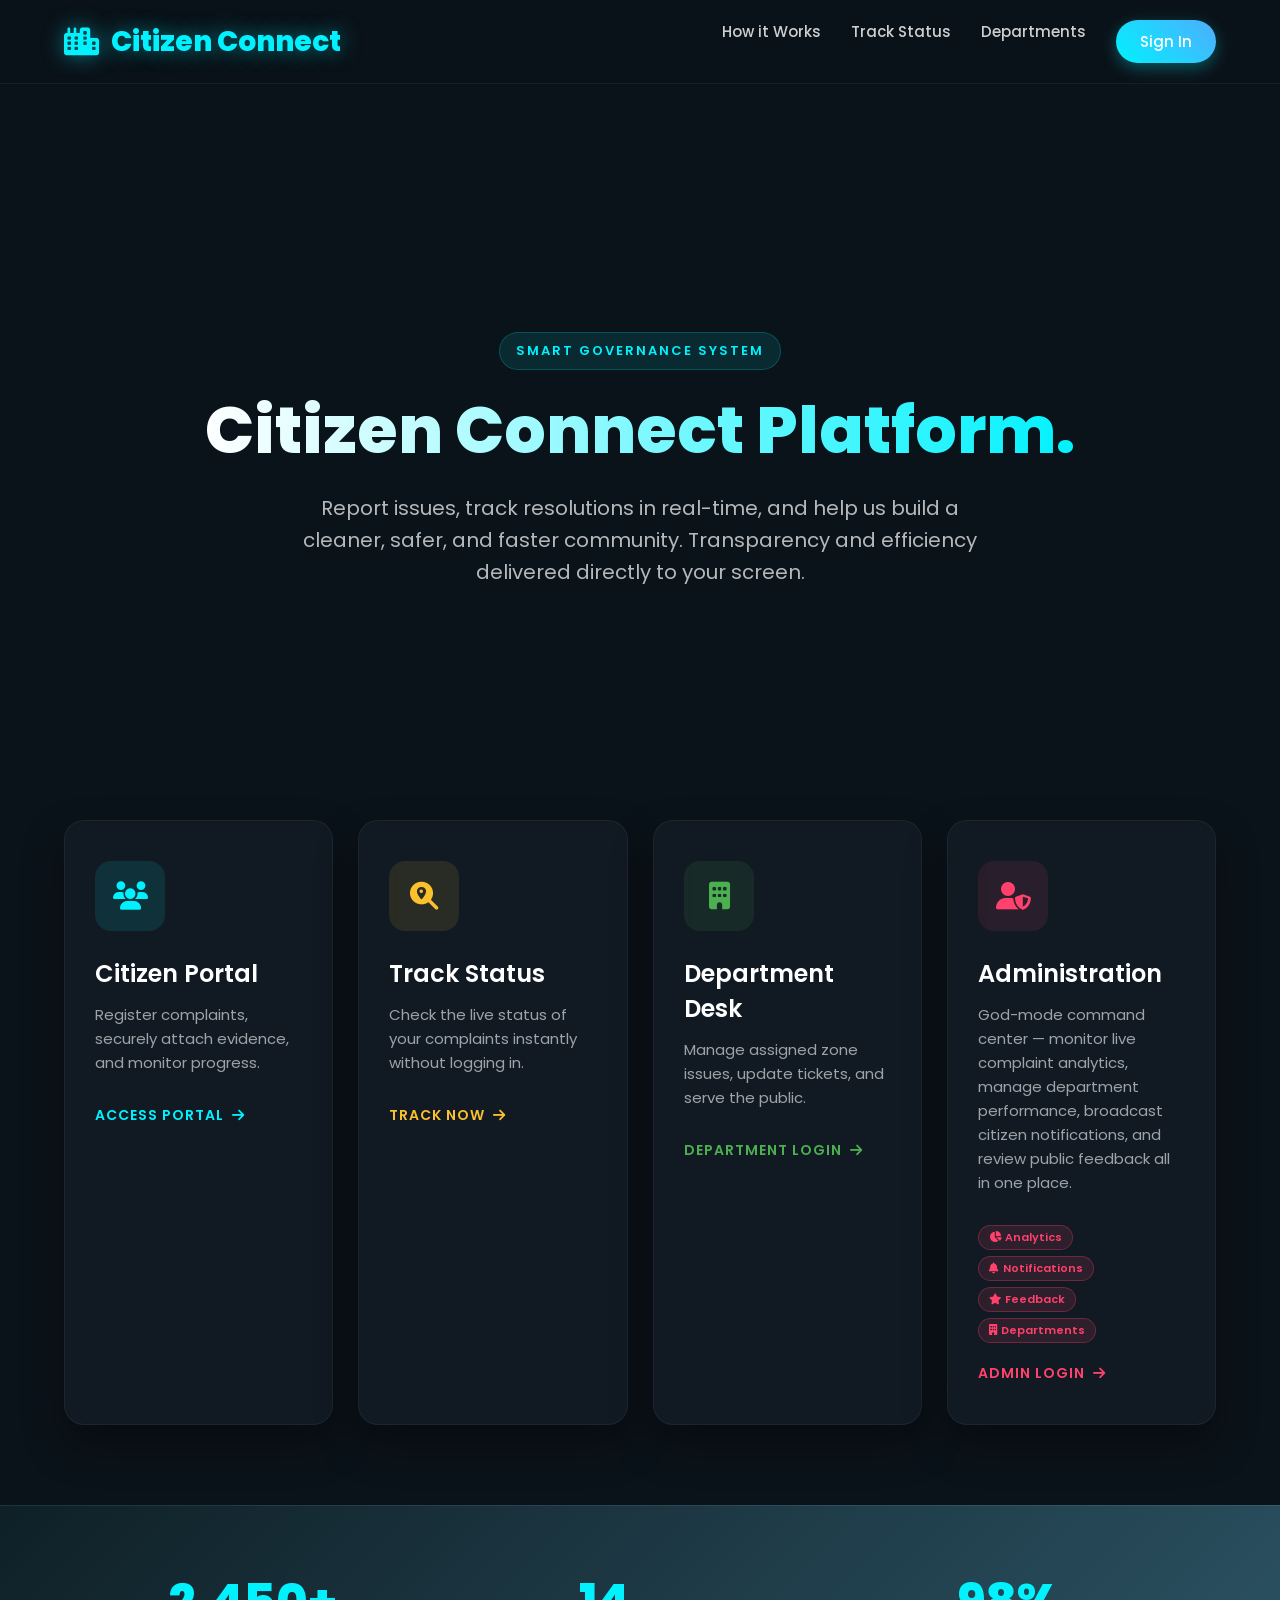
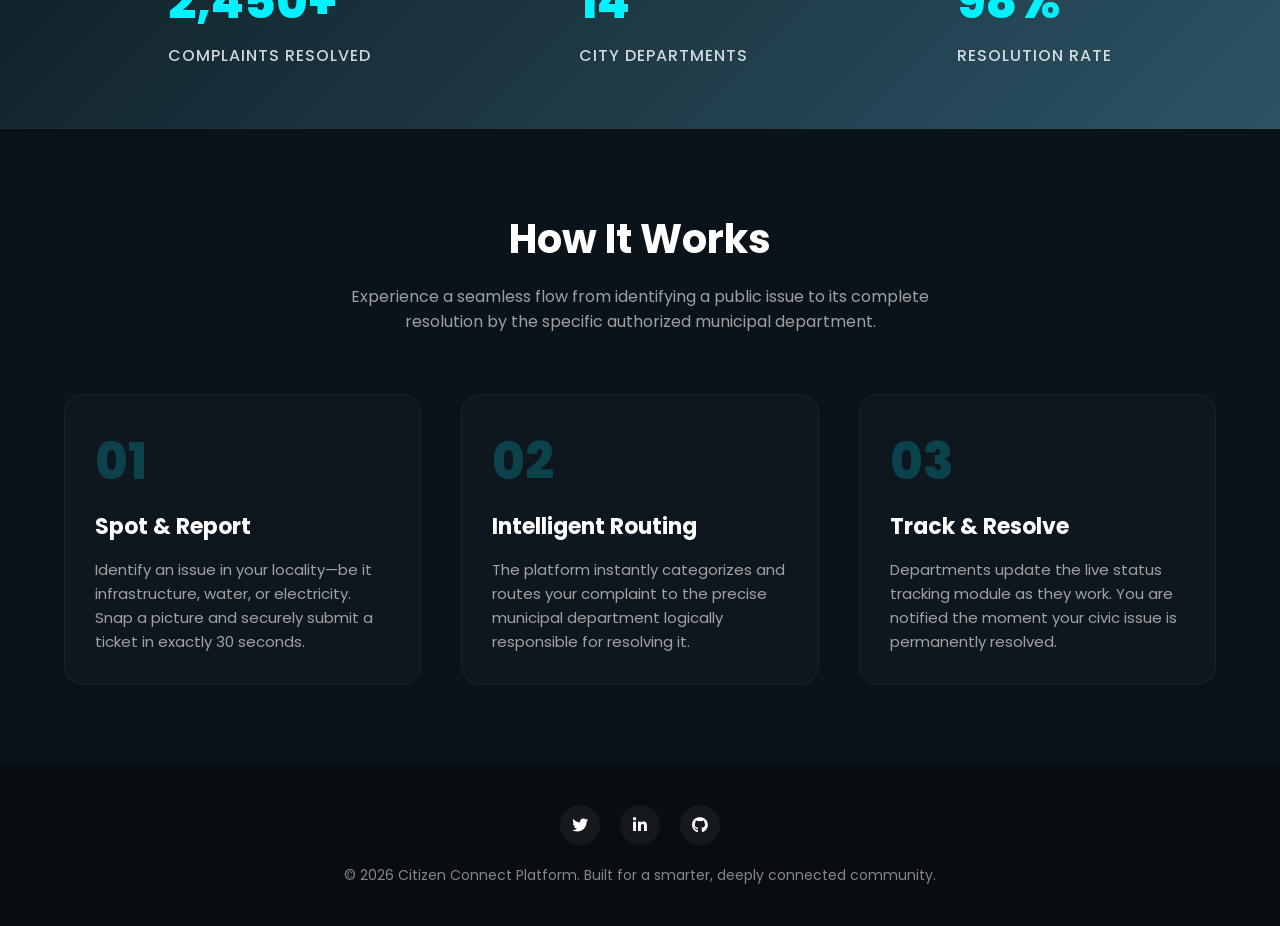
<file: index.html>
<!DOCTYPE html>
<html lang="en">
<head>
    <meta charset="UTF-8">
    <meta name="viewport" content="width=device-width, initial-scale=1.0">
    <title>Citizen Connect Platform</title>

    <!-- Google Fonts -->
    <link href="https://fonts.googleapis.com/css2?family=Poppins:wght@300;400;500;600;700;800&display=swap" rel="stylesheet">
    
    <!-- Icons -->
    <link rel="stylesheet" href="https://cdnjs.cloudflare.com/ajax/libs/font-awesome/6.5.0/css/all.min.css">

    <style>
        /* Base Reset */
        * {
            margin: 0;
            padding: 0;
            box-sizing: border-box;
            font-family: 'Poppins', sans-serif;
            scroll-behavior: smooth;
        }

        body {
            background-color: #0b131a;
            color: white;
            overflow-x: hidden;
        }

        /* Nav */
        nav {
            position: fixed;
            top: 0; width: 100%;
            display: flex;
            justify-content: space-between;
            align-items: center;
            padding: 20px 5% ;
            background: rgba(11, 19, 26, 0.85);
            backdrop-filter: blur(15px);
            border-bottom: 1px solid rgba(255, 255, 255, 0.05);
            z-index: 1000;
            transition: 0.3s;
        }
        
        .brand {
            font-size: 28px;
            font-weight: 800;
            color: #00f2fe;
            display: flex;
            align-items: center;
            gap: 12px;
            text-shadow: 0 0 20px rgba(0, 242, 254, 0.5);
            text-decoration: none;
        }

        .nav-links {
            display: flex;
            gap: 30px;
        }
        
        .nav-links a {
            color: rgba(255, 255, 255, 0.8);
            text-decoration: none;
            font-size: 15px;
            font-weight: 500;
            transition: 0.3s;
        }

        .nav-links a:hover {
            color: #00f2fe;
        }

        .nav-btn {
            background: linear-gradient(45deg, #00f2fe, #4facfe);
            padding: 10px 24px;
            border-radius: 30px;
            color: white !important;
            font-weight: 600;
            box-shadow: 0 5px 15px rgba(0, 242, 254, 0.3);
        }
        .nav-btn:hover {
            transform: translateY(-2px);
            box-shadow: 0 8px 25px rgba(0, 242, 254, 0.5);
        }

        /* Hero Section */
        .hero {
            position: relative;
            min-height: 100vh;
            display: flex;
            flex-direction: column;
            align-items: center;
            justify-content: center;
            text-align: center;
            padding: 120px 5% 50px 5%;
            /* Breathtaking Background */
            background: url('https://images.unsplash.com/photo-1449824913935-59a10b8d2000?ixlib=rb-4.0.3&auto=format&fit=crop&w=1920&q=80') no-repeat center center/cover;
            background-attachment: fixed;
        }

        .hero::before {
            content: '';
            position: absolute;
            top: 0; left: 0; width: 100%; height: 100%;
            background: linear-gradient(180deg, rgba(11, 19, 26, 0.8) 0%, rgba(11, 19, 26, 0.95) 100%);
            z-index: 0;
        }

        .hero-content {
            position: relative;
            z-index: 1;
            max-width: 900px;
            animation: fadeUp 1s ease-out;
        }

        @keyframes fadeUp {
            from { opacity: 0; transform: translateY(50px); }
            to { opacity: 1; transform: translateY(0); }
        }

        .tag {
            background: rgba(0, 242, 254, 0.1);
            color: #00f2fe;
            padding: 8px 16px;
            border-radius: 20px;
            font-size: 13px;
            font-weight: 600;
            text-transform: uppercase;
            letter-spacing: 2px;
            border: 1px solid rgba(0, 242, 254, 0.2);
            display: inline-block;
            margin-bottom: 25px;
        }

        .hero h1 {
            font-size: 70px;
            font-weight: 800;
            line-height: 1.1;
            margin-bottom: 25px;
            background: linear-gradient(to right, #ffffff, #00f2fe);
            -webkit-background-clip: text;
            -webkit-text-fill-color: transparent;
        }

        .hero p {
            font-size: 20px;
            color: rgba(255, 255, 255, 0.7);
            margin-bottom: 50px;
            line-height: 1.6;
            max-width: 700px;
            margin-left: auto;
            margin-right: auto;
        }

        /* Access Portals (Cards) */
        .portals {
            position: relative;
            z-index: 2;
            display: grid;
            grid-template-columns: repeat(auto-fit, minmax(260px, 1fr));
            gap: 25px;
            width: 90%;
            max-width: 1300px;
            margin: -80px auto 80px auto;
        }

        .card {
            background: rgba(20, 30, 40, 0.7);
            backdrop-filter: blur(20px);
            border: 1px solid rgba(255, 255, 255, 0.05);
            border-radius: 20px;
            padding: 40px 30px;
            text-decoration: none;
            color: white;
            transition: 0.4s;
            box-shadow: 0 20px 40px rgba(0, 0, 0, 0.4);
            text-align: left;
            position: relative;
            overflow: hidden;
        }

        .card::before {
            content: '';
            position: absolute;
            top: 0; left: -100%; width: 50%; height: 100%;
            background: linear-gradient(to right, transparent, rgba(255, 255, 255, 0.05), transparent);
            transform: skewX(-25deg);
            transition: 0.6s;
        }
        .card:hover::before { left: 150%; }

        .card:hover {
            transform: translateY(-15px);
            background: rgba(30, 45, 60, 0.8);
            border-color: rgba(0, 242, 254, 0.3);
            box-shadow: 0 30px 60px rgba(0, 242, 254, 0.15);
        }

        .icon-circle {
            width: 70px; height: 70px;
            background: rgba(0, 242, 254, 0.1);
            border-radius: 16px;
            display: flex; justify-content: center; align-items: center;
            font-size: 28px; color: #00f2fe;
            margin-bottom: 25px;
            transition: 0.4s;
        }

        .card:hover .icon-circle {
            background: #00f2fe; color: #0b131a;
            transform: scale(1.1) rotate(5deg);
        }

        .card h2 { font-size: 24px; font-weight: 600; margin-bottom: 12px; }
        .card p { font-size: 15px; color: rgba(255, 255, 255, 0.6); margin-bottom: 30px; line-height: 1.6; }
        
        .btn-text {
            font-size: 14px; font-weight: 600; color: #00f2fe;
            text-transform: uppercase; letter-spacing: 1px;
            display: flex; align-items: center; gap: 8px;
            transition: 0.3s;
        }
        .card:hover .btn-text { color: #fff; gap: 12px; }

        /* Specific Card Accents */
        .card-dept .icon-circle { color: #4caf50; background: rgba(76, 175, 80, 0.1); }
        .card-dept:hover .icon-circle { background: #4caf50; color: #fff; }
        .card-dept:hover { border-color: #4caf50; box-shadow: 0 30px 60px rgba(76, 175, 80, 0.15); }
        .card-dept .btn-text { color: #4caf50; }

        .card-admin .icon-circle { color: #ff416c; background: rgba(255, 65, 108, 0.1); }
        .card-admin:hover .icon-circle { background: #ff416c; color: #fff; }
        .card-admin:hover { border-color: #ff416c; box-shadow: 0 30px 60px rgba(255, 65, 108, 0.15); }
        .card-admin .btn-text { color: #ff416c; }

        /* Info Section (Extras) */
        .info-section {
            padding: 80px 5%;
            background: #0b131a;
            text-align: center;
        }

        .section-title {
            font-size: 40px;
            font-weight: 700;
            margin-bottom: 15px;
        }
        .section-desc {
            font-size: 16px;
            color: rgba(255,255,255,0.6);
            max-width: 600px;
            margin: 0 auto 60px auto;
        }

        .steps-grid {
            display: grid;
            grid-template-columns: repeat(3, 1fr);
            gap: 40px;
            max-width: 1200px;
            margin: 0 auto;
        }

        .step-box {
            padding: 30px;
            background: rgba(255,255,255,0.02);
            border-radius: 20px;
            border: 1px solid rgba(255,255,255,0.05);
            transition: 0.3s;
            text-align: left;
        }
        .step-box:hover {
            background: rgba(255,255,255,0.05);
            transform: translateY(-10px);
            border-color: rgba(0, 242, 254, 0.3);
        }

        .step-num {
            font-size: 50px;
            font-weight: 800;
            color: rgba(0, 242, 254, 0.2);
            margin-bottom: 10px;
        }
        .step-box h3 { font-size: 22px; margin-bottom: 15px; }
        .step-box p { font-size: 15px; color: rgba(255,255,255,0.6); line-height: 1.6; }

        /* Statistics Banner */
        .stats {
            display: flex;
            justify-content: space-around;
            padding: 60px 5%;
            background: linear-gradient(135deg, #0f2027, #2c5364);
            border-top: 1px solid rgba(255,255,255,0.05);
            border-bottom: 1px solid rgba(255,255,255,0.05);
        }
        .stat-item h2 { font-size: 48px; font-weight: 800; color: #00f2fe; margin-bottom: 5px; }
        .stat-item p { font-size: 16px; font-weight: 500; color: rgba(255,255,255,0.8); text-transform: uppercase; letter-spacing: 1px; }

        /* Footer */
        footer {
            padding: 40px 5%;
            text-align: center;
            background: #080d12;
            display: flex;
            flex-direction: column;
            align-items: center;
            gap: 20px;
        }

        .socials {
            display: flex;
            gap: 20px;
        }
        .socials a {
            width: 40px; height: 40px;
            background: rgba(255,255,255,0.05);
            color: white;
            display: flex; justify-content: center; align-items: center;
            border-radius: 50%;
            text-decoration: none;
            transition: 0.3s;
        }
        .socials a:hover {
            background: #00f2fe;
            color: #000;
            transform: translateY(-3px);
            box-shadow: 0 5px 15px rgba(0, 242, 254, 0.4);
        }

        .footer-text { font-size: 14px; color: rgba(255,255,255,0.5); }

        /* Responsive */
        @media(max-width: 900px) {
            .steps-grid { grid-template-columns: 1fr; }
            .stats { flex-direction: column; gap: 40px; }
            .hero h1 { font-size: 48px; }
            .nav-links { display: none; }
            .portals { margin-top: -30px; }
        }
    </style>
</head>
<body>

    <!-- Navigation -->
    <nav>
        <a href="#" class="brand"><i class="fas fa-city"></i> Citizen Connect</a>
        <div class="nav-links">
            <a href="#how-it-works">How it Works</a>
            <a href="track.php">Track Status</a>
            <a href="department_login.php">Departments</a>
            <a href="login.php" class="nav-btn">Sign In</a>
        </div>
    </nav>

    <!-- Hero Section -->
    <section class="hero">
        <div class="hero-content">
            <div class="tag">Smart Governance System</div>
            <h1 style="font-size: 65px;">Citizen Connect Platform.</h1>
            <p>Report issues, track resolutions in real-time, and help us build a cleaner, safer, and faster community. Transparency and efficiency delivered directly to your screen.</p>
        </div>
    </section>

    <!-- Access Portals Grid -->
    <div class="portals">
        <a href="login.php" class="card">
            <div class="icon-circle"><i class="fas fa-users"></i></div>
            <h2>Citizen Portal</h2>
            <p>Register complaints, securely attach evidence, and monitor progress.</p>
            <div class="btn-text">Access Portal <i class="fas fa-arrow-right"></i></div>
        </a>

        <a href="track.php" class="card">
            <div class="icon-circle" style="color:#fbc02d; background:rgba(251,192,45,0.1);"><i class="fas fa-search-location"></i></div>
            <h2>Track Status</h2>
            <p>Check the live status of your complaints instantly without logging in.</p>
            <div class="btn-text" style="color:#fbc02d;">Track Now <i class="fas fa-arrow-right"></i></div>
        </a>

        <a href="department_login.php" class="card card-dept">
            <div class="icon-circle"><i class="fas fa-building"></i></div>
            <h2>Department Desk</h2>
            <p>Manage assigned zone issues, update tickets, and serve the public.</p>
            <div class="btn-text">Department Login <i class="fas fa-arrow-right"></i></div>
        </a>

        <a href="admin_login.php" class="card card-admin">
            <div class="icon-circle"><i class="fas fa-user-shield"></i></div>
            <h2>Administration</h2>
            <p>God-mode command center — monitor live complaint analytics, manage department performance, broadcast citizen notifications, and review public feedback all in one place.</p>
            <div style="display:flex; flex-wrap:wrap; gap:6px; margin-bottom:20px;">
                <span style="background:rgba(255,65,108,0.12);border:1px solid rgba(255,65,108,0.3);color:#ff416c;font-size:11px;font-weight:600;padding:3px 10px;border-radius:20px;"><i class="fas fa-chart-pie" style="margin-right:4px;"></i>Analytics</span>
                <span style="background:rgba(255,65,108,0.12);border:1px solid rgba(255,65,108,0.3);color:#ff416c;font-size:11px;font-weight:600;padding:3px 10px;border-radius:20px;"><i class="fas fa-bell" style="margin-right:4px;"></i>Notifications</span>
                <span style="background:rgba(255,65,108,0.12);border:1px solid rgba(255,65,108,0.3);color:#ff416c;font-size:11px;font-weight:600;padding:3px 10px;border-radius:20px;"><i class="fas fa-star" style="margin-right:4px;"></i>Feedback</span>
                <span style="background:rgba(255,65,108,0.12);border:1px solid rgba(255,65,108,0.3);color:#ff416c;font-size:11px;font-weight:600;padding:3px 10px;border-radius:20px;"><i class="fas fa-building" style="margin-right:4px;"></i>Departments</span>
            </div>
            <div class="btn-text">Admin Login <i class="fas fa-arrow-right"></i></div>
        </a>
    </div>

    <!-- Statistics -->
    <section class="stats">
        <div class="stat-item">
            <h2 id="count1">2,450+</h2>
            <p>Complaints Resolved</p>
        </div>
        <div class="stat-item">
            <h2 id="count2">14</h2>
            <p>City Departments</p>
        </div>
        <div class="stat-item">
            <h2 id="count3">98%</h2>
            <p>Resolution Rate</p>
        </div>
    </section>

    <!-- How it Works -->
    <section class="info-section" id="how-it-works">
        <h2 class="section-title">How It Works</h2>
        <p class="section-desc">Experience a seamless flow from identifying a public issue to its complete resolution by the specific authorized municipal department.</p>

        <div class="steps-grid">
            <div class="step-box">
                <div class="step-num">01</div>
                <h3>Spot & Report</h3>
                <p>Identify an issue in your locality—be it infrastructure, water, or electricity. Snap a picture and securely submit a ticket in exactly 30 seconds.</p>
            </div>
            <div class="step-box">
                <div class="step-num">02</div>
                <h3>Intelligent Routing</h3>
                <p>The platform instantly categorizes and routes your complaint to the precise municipal department logically responsible for resolving it.</p>
            </div>
            <div class="step-box">
                <div class="step-num">03</div>
                <h3>Track & Resolve</h3>
                <p>Departments update the live status tracking module as they work. You are notified the moment your civic issue is permanently resolved.</p>
            </div>
        </div>
    </section>

    <!-- Footer -->
    <footer>
        <div class="socials">
            <a href="#"><i class="fab fa-twitter"></i></a>
            <a href="#"><i class="fab fa-linkedin-in"></i></a>
            <a href="#"><i class="fab fa-github"></i></a>
        </div>
        <div class="footer-text">
            © 2026 Citizen Connect Platform. Built for a smarter, deeply connected community.
        </div>
    </footer>

</body>
</html>
</file>
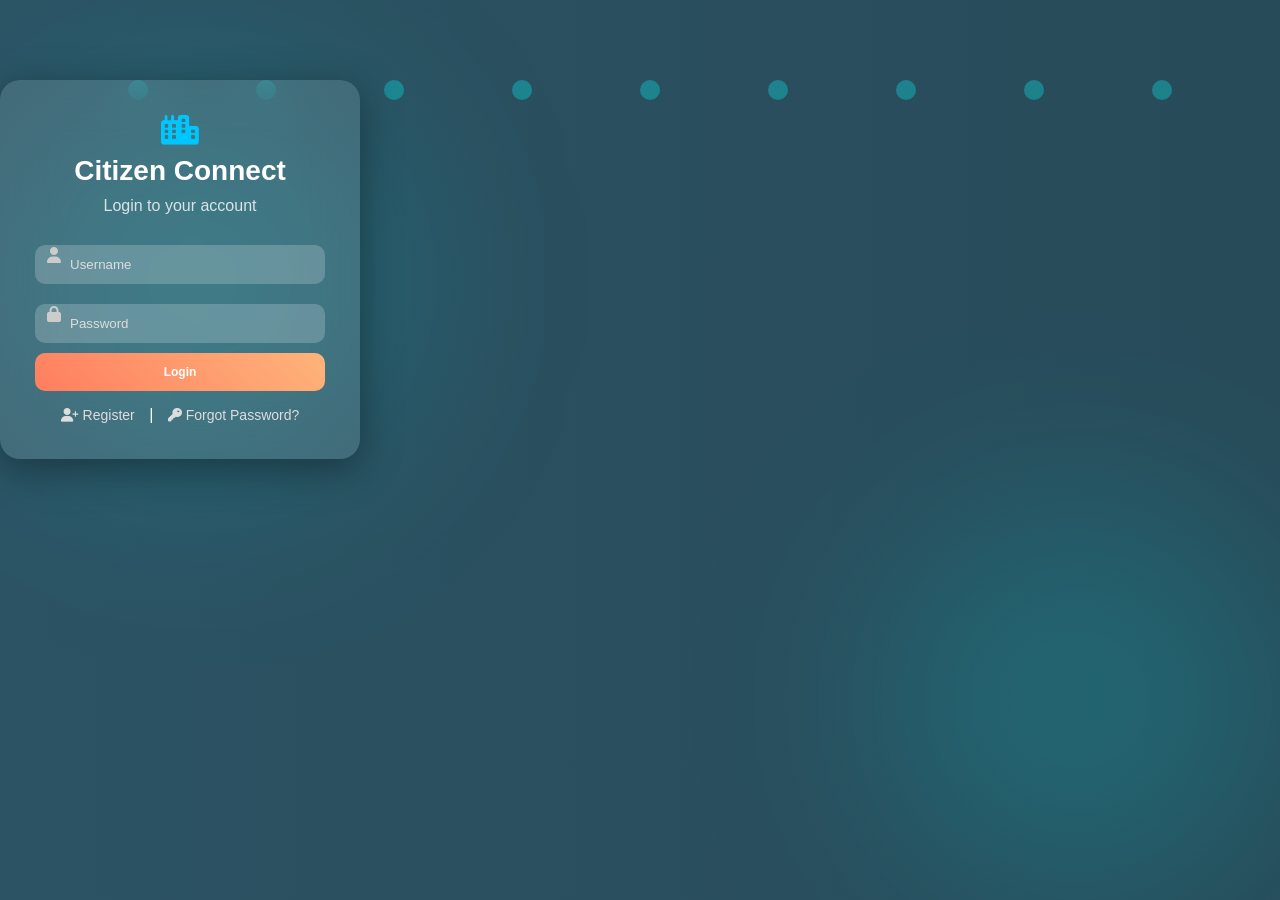
<file: login.html>
<!DOCTYPE html>
<html>
<head>
<meta charset="UTF-8">
<meta name="viewport" content="width=device-width, initial-scale=1.0">
<title>Login - Citizen Connect</title>

<link rel="stylesheet" href="style2.css"?v=80>

<!-- ICONS -->
<link rel="stylesheet" href="https://cdnjs.cloudflare.com/ajax/libs/font-awesome/6.5.0/css/all.min.css">

<style>

/* LOGIN BOX */
.login-box {
    width: 360px;
    padding: 35px;
    border-radius: 20px;
    backdrop-filter: blur(25px);
    background: rgba(255,255,255,0.12);
    text-align: center;
    color: white;
    box-shadow: 0 10px 40px rgba(0,0,0,0.4);
    animation: fadeIn 1s ease;
}

/* FADE ANIMATION */
@keyframes fadeIn{
    from{opacity:0; transform:translateY(20px);}
    to{opacity:1; transform:translateY(0);}
}

/* INPUT ICON STYLE */
.input-box {
    position: relative;
}

.input-box i {
    position: absolute;
    left: 12px;
    top: 12px;
    color: #ccc;
}

.input-box input {
    width: 100%;
    padding: 12px 12px 12px 35px;
    margin: 10px 0;
    border-radius: 10px;
    border: none;
    outline: none;
    background: rgba(255,255,255,0.2);
    color: white;
}

.input-box input::placeholder{
    color:#ddd;
}

/* BUTTON */
button {
    width: 100%;
    padding: 12px;
    border-radius: 10px;
    border: none;
    background: linear-gradient(to right,#ff7e5f,#feb47b);
    color: white;
    cursor: pointer;
    transition: 0.3s;
}

button:hover {
    transform: scale(1.05);
}

/* LINKS */
.links {
    margin-top: 15px;
}

.links a {
    color: #ddd;
    text-decoration: none;
    font-size: 14px;
    margin: 0 10px;
    transition: 0.3s;
}

.links a:hover {
    color: #00c6ff;
}

/* TITLE ICON */
.title-icon {
    font-size: 30px;
    margin-bottom: 10px;
    color: #00c6ff;
}

/* BUBBLES */
.bubbles span{
    position:absolute;
    width:20px;
    height:20px;
    background:rgba(0,255,255,0.3);
    border-radius:50%;
    animation: float 10s infinite;
}

@keyframes float{
    0%{transform:translateY(100vh);}
    100%{transform:translateY(-10vh);}
}

</style>

</head>

<body>

<!-- BUBBLES -->
<div class="bubbles">
  <span style="left:10%"></span>
  <span style="left:20%"></span>
  <span style="left:30%"></span>
  <span style="left:40%"></span>
  <span style="left:50%"></span>
  <span style="left:60%"></span>
  <span style="left:70%"></span>
  <span style="left:80%"></span>
  <span style="left:90%"></span>
</div>

<div class="login-box">

<i class="fas fa-city title-icon"></i>

<h2>Citizen Connect</h2>
<p>Login to your account</p>

<form action="login.php" method="POST">

<div class="input-box">
<i class="fas fa-user"></i>
<input type="text" name="username" placeholder="Username" required>
</div>

<div class="input-box">
<i class="fas fa-lock"></i>
<input type="password" name="password" placeholder="Password" required>
</div>

<button name="login">Login</button>

</form>

<div class="links">
<a href="register.php"><i class="fas fa-user-plus"></i> Register</a> |
<a href="forgot.php"><i class="fas fa-key"></i> Forgot Password?</a>
</div>

</div>

</body>
</html>
</file>
<file: style2.css>
/* RESET */
* {
    margin: 0;
    padding: 0;
    box-sizing: border-box;
}

/* BODY */
body {
    font-family: 'Poppins', sans-serif;
    background: linear-gradient(270deg, #0f2027, #2c5364, #6a11cb);
    background-size: 600% 600%;
    animation: gradientMove 10s ease infinite;
    min-height: 100vh;
    padding: 40px 0;
    overflow-x: hidden;
}

/* BACKGROUND ANIMATION */
@keyframes gradientMove {
    0% { background-position: 0% 50%; }
    50% { background-position: 100% 50%; }
    100% { background-position: 0% 50%; }
}

/* ================= INDEX PAGE ================= */

.header {
    text-align: center;
}

.logo-icon {
    font-size: 50px;
    color: #00f2fe;
    text-shadow: 0 0 15px #00f2fe;
}

.header h1 {
    color: white;
    font-size: 28px;
    margin-top: 8px;
}

.tagline {
    color: #dcdcdc;
    font-size: 14px;
}

/* CARD */
.card {
    width: 100%;
    text-decoration: none;
    color: white;
    padding: 35px;
    border-radius: 25px;
    background: rgba(255,255,255,0.12);
    backdrop-filter: blur(20px);
    border: 1px solid rgba(255,255,255,0.2);
    text-align: center;
    transition: 0.4s;
    position: relative;
    box-shadow: 0 0 20px rgba(0,255,255,0.2);
}

.card:hover {
    transform: translateY(-10px) scale(1.05);
    box-shadow: 0 0 40px rgba(138,43,226,0.7);
}

/* ================= FORM PAGE ================= */
.form-page .container {
    background: rgba(255,255,255,0.15);
    backdrop-filter: blur(15px);
    padding: 30px;
    border-radius: 20px;
    width: 350px;
    text-align: center;
    color: white;
}

.form-page form {
    display: flex;
    flex-direction: column;
    gap: 10px;
}

.form-page input,
.form-page textarea,
.form-page select {
    padding: 14px;
    border-radius: 12px;
    border: none;
    background: rgba(255,255,255,0.1);
    color: white;
    transition: 0.3s;
}

.form-page input:focus,
.form-page textarea:focus,
.form-page select:focus {
    box-shadow: 0 0 12px #00f2fe;
}

/* ================= TABLE ================= */
.container {
    width: 85%;
    margin: 40px auto;
    padding: 25px;
    border-radius: 20px;
    background: rgba(255,255,255,0.08);
    backdrop-filter: blur(15px);
    box-shadow: 0 0 30px rgba(0,255,255,0.2);
}

h2 {
    text-align: center;
    color: white;
    margin-bottom: 20px;
}

table {
    width: 100%;
    border-collapse: collapse;
    color: white;
}

th {
    background: rgba(255,255,255,0.15);
    padding: 12px;
}

td {
    padding: 12px;
    text-align: center;
}

tr:hover {
    background: rgba(255,255,255,0.1);
}

/* ================= IMAGE ================= */
img {
    border-radius: 10px;
    transition: 0.3s;
}

img:hover {
    transform: scale(1.2);
}

/* ================= STATUS ================= */
.status {
    padding: 5px 10px;
    border-radius: 8px;
    font-size: 12px;
    font-weight: bold;
}

.status.pending {
    background: orange;
}

.status.in-progress {
    background: blue;
}

.status.completed {
    background: green;
}

/* ================= SELECT ================= */
select {
    padding: 4px 8px;
    border-radius: 10px;
    font-size: 12px;
}

/* ================= BUTTON ================= */
button {
    padding: 4px 10px;   /* 👈 SMALL BUTTON */
    font-size: 12px;
    border-radius: 10px;
    border: none;
    background: linear-gradient(45deg, #00f2fe, #4facfe);
    color: white;
    cursor: pointer;
    transition: 0.2s;
}

button:hover {
    transform: scale(1.05);
    box-shadow: 0 0 10px #00f2fe;
}

/* ALIGN UPDATE FORM */
td form {
    display: flex;
    gap: 5px;
    justify-content: center;
    align-items: center;
}

/* ================= BACKGROUND EFFECT ================= */
.bg-animation {
    position: fixed;
    width: 100%;
    height: 100%;
    background: radial-gradient(circle, rgba(0,255,255,0.1) 1px, transparent 1px);
    background-size: 50px 50px;
    animation: moveBg 10s linear infinite;
    z-index: -1;
}

@keyframes moveBg {
    from {background-position: 0 0;}
    to {background-position: 100px 100px;}
}
/* ===== HORIZONTAL LAYOUT ===== */


/* ===== AWESOME BACKGROUND ===== */
body {
    background: linear-gradient(270deg, #141e30, #243b55, #0f2027);
    background-size: 600% 600%;
    animation: gradientMove 12s ease infinite;
}

/* FLOATING PARTICLES */
body::before {
    content: "";
    position: fixed;
    width: 100%;
    height: 100%;
    background-image: radial-gradient(circle, rgba(0,255,255,0.2) 1px, transparent 1px);
    background-size: 60px 60px;
    animation: moveParticles 15s linear infinite;
    z-index: -1;
}

@keyframes moveParticles {
    from { transform: translateY(0); }
    to { transform: translateY(100px); }
}

/* GLOW HOVER */
.main-row .card:hover {
    transform: translateY(-10px) scale(1.08);
    box-shadow: 0 0 30px #00f2fe;
}
/* ===== HORIZONTAL LAYOUT (FINAL) ===== */
.main-row {
    display: flex;
    justify-content: center;
    gap: 25px;
    margin-top: 40px;
    flex-wrap: wrap;
}

/* CARD SIZE */
.main-row .card {
    width: 220px;
    padding: 25px;
}

/* HOVER UPGRADE */
.main-row .card:hover {
    transform: translateY(-10px) scale(1.08);
    box-shadow: 0 0 30px #00f2fe;
}
/* ===== PAGE CENTER ===== */
.page {
    display: flex;
    justify-content: center;
    align-items: center;
    min-height: 100vh;
}

/* ===== GLASS HEADER ===== */
.header {
    text-align: center;
    margin-bottom: 30px;
    padding: 20px 40px;

    background: rgba(255,255,255,0.08);
    backdrop-filter: blur(15px);
    border-radius: 20px;

    box-shadow: 0 0 20px rgba(0,255,255,0.2);
    animation: fadeDown 1s ease;
}

.logo-icon {
    font-size: 50px;
    color: #00f2fe;
    animation: pulse 2s infinite;
}

/* ===== CARD PREMIUM ===== */
.main-row .card {
    position: relative;
    overflow: hidden;
    transition: 0.4s;
}

/* shine effect */
.main-row .card::after {
    content: "";
    position: absolute;
    width: 100%;
    height: 100%;
    background: linear-gradient(120deg, transparent, rgba(255,255,255,0.4), transparent);
    top: 0;
    left: -100%;
    transition: 0.6s;
}

.main-row .card:hover::after {
    left: 100%;
}

/* hover glow */
.main-row .card:hover {
    transform: translateY(-12px) scale(1.08);
    box-shadow: 0 0 35px #00f2fe;
}

/* ===== BACKGROUND ANIMATION ===== */
body {
    background: linear-gradient(270deg, #141e30, #243b55, #0f2027);
    background-size: 600% 600%;
    animation: gradientMove 12s ease infinite;
}

/* floating dots */
body::before {
    content: "";
    position: fixed;
    width: 100%;
    height: 100%;
    background-image: radial-gradient(circle, rgba(0,255,255,0.2) 1px, transparent 1px);
    background-size: 70px 70px;
    animation: moveDots 20s linear infinite;
    z-index: -1;
}

@keyframes moveDots {
    from { transform: translateY(0); }
    to { transform: translateY(150px); }
}

/* ===== ENTRY ANIMATION ===== */
@keyframes fadeDown {
    from {
        opacity: 0;
        transform: translateY(-30px);
    }
    to {
        opacity: 1;
        transform: translateY(0);
    }
}

/* ===== ICON PULSE ===== */
@keyframes pulse {
    0% { text-shadow: 0 0 5px #00f2fe; }
    50% { text-shadow: 0 0 25px #00f2fe; }
    100% { text-shadow: 0 0 5px #00f2fe; }
}
/* ===== PAGE CENTER ===== */
.page {
    display: flex;
    justify-content: center;
    align-items: center;
    min-height: 100vh;
}

/* ===== BACKGROUND ANIMATION ===== */
body {
    background: linear-gradient(270deg, #141e30, #243b55, #0f2027);
    background-size: 600% 600%;
    animation: gradientMove 12s ease infinite;
}

body::before {
    content: "";
    position: fixed;
    width: 100%;
    height: 100%;
    background-image: radial-gradient(circle, rgba(0,255,255,0.2) 1px, transparent 1px);
    background-size: 70px 70px;
    animation: moveDots 20s linear infinite;
    z-index: -1;
}

@keyframes moveDots {
    from { transform: translateY(0); }
    to { transform: translateY(150px); }
}

/* ===== HEADER ===== */
.header {
    text-align: center;
    margin-bottom: 30px;
    padding: 20px 40px;

    background: rgba(255,255,255,0.08);
    backdrop-filter: blur(15px);
    border-radius: 20px;

    box-shadow: 0 0 20px rgba(0,255,255,0.2);
}

.logo-icon {
    font-size: 55px;
    color: #00f2fe;
    text-shadow: 0 0 20px #00f2fe;
    animation: pulse 2s infinite;
}

@keyframes pulse {
    0% { text-shadow: 0 0 5px #00f2fe; }
    50% { text-shadow: 0 0 25px #00f2fe; }
    100% { text-shadow: 0 0 5px #00f2fe; }
}

/* ===== HORIZONTAL CARDS ===== */
.main-row {
    display: flex;
    justify-content: center;
    gap: 25px;
    flex-wrap: wrap;
}

/* ===== CARD ===== */
.card {
    width: 230px;
    padding: 25px;
    border-radius: 20px;

    background: rgba(255,255,255,0.12);
    backdrop-filter: blur(20px);

    text-align: center;
    color: white;

    position: relative;
    overflow: hidden;

    transition: 0.4s;
}

/* FLOAT */
.card {
    animation: floatCard 4s ease-in-out infinite;
}

@keyframes floatCard {
    0% { transform: translateY(0px); }
    50% { transform: translateY(-6px); }
    100% { transform: translateY(0px); }
}

/* ICON */
.icon-box {
    width: 60px;
    height: 60px;
    margin: auto;
    margin-bottom: 12px;

    display: flex;
    justify-content: center;
    align-items: center;

    border-radius: 15px;
    background: rgba(0,255,255,0.1);

    font-size: 24px;
    color: #00f2fe;

    box-shadow: 0 0 15px rgba(0,255,255,0.4);
    transition: 0.3s;
}

/* TEXT */
.desc {
    font-size: 13px;
    opacity: 0.8;
    margin: 10px 0;
}

/* BUTTON TEXT */
.btn-text {
    color: #00f2fe;
    font-weight: bold;
}

/* ===== HOVER EFFECT ===== */
.card:hover {
    transform: translateY(-12px) scale(1.08);
    box-shadow: 0 0 35px #00f2fe;
}

/* ICON ROTATE */
.card:hover .icon-box {
    transform: rotate(10deg) scale(1.1);
}

/* SHINE EFFECT */
.card::after {
    content: "";
    position: absolute;
    width: 100%;
    height: 100%;
    background: linear-gradient(120deg, transparent, rgba(255,255,255,0.4), transparent);
    top: 0;
    left: -100%;
    transition: 0.6s;
}
/* ===== RESET ===== */
*{
    margin:0;
    padding:0;
    box-sizing:border-box;
    font-family: 'Segoe UI', sans-serif;
}

/* ===== BODY ===== */
body{
    height:100vh;
    display:flex;
    justify-content:center;
    align-items:center;
    background: linear-gradient(270deg, #0f2027, #203a43, #2c5364);
    background-size: 600% 600%;
    animation: gradientBG 10s ease infinite;
    overflow:hidden;
}

/* ===== BACKGROUND ANIMATION ===== */
@keyframes gradientBG {
    0%{background-position:0% 50%;}
    50%{background-position:100% 50%;}
    100%{background-position:0% 50%;}
}

/* ===== FLOATING BUBBLES ===== */
body::before, body::after{
    content:'';
    position:absolute;
    width:400px;
    height:400px;
    background:rgba(0,255,255,0.15);
    border-radius:50%;
    filter: blur(100px);
    animation: float 6s infinite alternate;
}

body::after{
    right:0;
    bottom:0;
    animation-delay:2s;
}

@keyframes float{
    from{transform:translateY(0);}
    to{transform:translateY(-50px);}
}

/* ===== LOGIN BOX ===== */
.login-box{
    width:380px;
    padding:40px;
    border-radius:20px;
    backdrop-filter: blur(25px);
    background: rgba(255,255,255,0.08);
    text-align:center;
    color:white;
    box-shadow: 0 10px 40px rgba(0,0,0,0.4);
    animation: fadeIn 1s ease;
}

/* ===== FADE ANIMATION ===== */
@keyframes fadeIn{
    from{opacity:0; transform:translateY(20px);}
    to{opacity:1; transform:translateY(0);}
}

/* ===== TITLE ===== */
.login-box h2{
    margin-bottom:10px;
    font-size:28px;
}

.login-box p{
    margin-bottom:20px;
    opacity:0.8;
}

/* ===== TABS ===== */
.tabs{
    margin-bottom:20px;
}

.tabs button{
    padding:8px 14px;
    margin:5px;
    border-radius:8px;
    border:none;
    cursor:pointer;
    background: rgba(255,255,255,0.1);
    color:white;
    transition:0.3s;
}

.tabs button:hover{
    background:#00c6ff;
}

.tabs button.active{
    background: linear-gradient(to right,#ff7e5f,#feb47b);
}

/* ===== INPUTS ===== */
.login-box input{
    width:100%;
    padding:12px;
    margin:10px 0;
    border-radius:10px;
    border:none;
    outline:none;
    background: rgba(255,255,255,0.2);
    color:white;
}

.login-box input::placeholder{
    color:#ddd;
}

/* ===== BUTTON ===== */
.login-box form button{
    width:100%;
    padding:12px;
    border-radius:10px;
    border:none;
    background: linear-gradient(to right,#ff7e5f,#feb47b);
    color:white;
    cursor:pointer;
    transition:0.3s;
}

.login-box form button:hover{
    transform: scale(1.05);
}

/* ===== HIDDEN ===== */
.hidden{
    display:none;
}

/* ===== SMALL BUTTON (for update) ===== */
button[name="update"]{
    padding:5px 10px;
    font-size:12px;
    border-radius:6px;
}
.card:hover::after {
    left: 100%;
}
/* ===== TOP NAV BUTTONS UPGRADE ===== */
.links-top{
    margin-bottom: 20px;
}

/* BASE BUTTON */
.tab-btn{
    display:inline-block;
    padding:10px 18px;
    margin:6px;
    border-radius:12px;
    text-decoration:none;
    color:white;
    font-weight:500;
    background: rgba(255,255,255,0.15);
    backdrop-filter: blur(10px);
    transition: all 0.3s ease;
    position: relative;
    overflow: hidden;
}

/* HOVER EFFECT */
.tab-btn:hover{
    transform: translateY(-2px) scale(1.05);
    background: linear-gradient(45deg,#00c6ff,#0072ff);
    box-shadow: 0 0 15px rgba(0,198,255,0.6);
}

/* ACTIVE BUTTON (CURRENT PAGE) */
.tab-btn.active{
    background: linear-gradient(45deg,#ff7e5f,#feb47b);
    box-shadow: 0 0 15px rgba(255,126,95,0.8);
}

/* CLICK EFFECT */
.tab-btn:active{
    transform: scale(0.95);
}

/* GLOW ANIMATION */
.tab-btn::before{
    content:"";
    position:absolute;
    top:0;
    left:-100%;
    width:100%;
    height:100%;
    background: linear-gradient(120deg, transparent, rgba(255,255,255,0.5), transparent);
    transition:0.5s;
}

.tab-btn:hover::before{
    left:100%;
}
/* ===== FORM PAGE BACKGROUND ANIMATION ===== */
.form-page{
    display:flex;
    justify-content:center;
    align-items:center;
    height:100vh;
    background: linear-gradient(135deg,#0f2027,#203a43,#2c5364);
    overflow:hidden;
    animation: fadePage 1s ease;
}

@keyframes fadePage{
    from{opacity:0; transform:translateY(30px);}
    to{opacity:1; transform:translateY(0);}
}

/* FLOATING BACKGROUND EFFECT */
.form-page::before{
    content:"";
    position:absolute;
    width:200%;
    height:200%;
    background: radial-gradient(circle, rgba(255,255,255,0.08) 10%, transparent 10%);
    background-size:60px 60px;
    animation: moveBg 12s linear infinite;
}

@keyframes moveBg{
    from{transform:translate(0,0);}
    to{transform:translate(-60px,-60px);}
}

/* ===== CONTAINER UPGRADE ===== */
.container{
    position:relative;
    width:350px;
    padding:30px;
    border-radius:20px;
    backdrop-filter: blur(20px);
    background: rgba(255,255,255,0.12);
    box-shadow:0 10px 40px rgba(0,0,0,0.4);
    text-align:center;
    color:white;
    animation: floatCard 1s ease;
}

@keyframes floatCard{
    from{transform:translateY(40px); opacity:0;}
    to{transform:translateY(0); opacity:1;}
}

/* ===== INPUT BOXES (UNIQUE STYLE) ===== */
.container input,
.container textarea,
.container select{
    width:100%;
    padding:12px;
    margin:12px 0;
    border-radius:12px;
    border:none;
    outline:none;
    background: rgba(255,255,255,0.15);
    color:white;
    font-size:14px;
    transition:0.3s;
}

/* PLACEHOLDER */
.container input::placeholder,
.container textarea::placeholder{
    color:#ddd;
}

/* FOCUS EFFECT */
.container input:focus,
.container textarea:focus,
.container select:focus{
    transform: scale(1.03);
    box-shadow:0 0 10px #00c6ff;
}

/* ===== SELECT DROPDOWN ===== */
select{
    cursor:pointer;
}

/* ===== UPLOAD BOX ===== */
.upload-box{
    display:block;
    padding:12px;
    margin-top:10px;
    border-radius:12px;
    background: rgba(255,255,255,0.15);
    cursor:pointer;
    transition:0.3s;
}

.upload-box:hover{
    background: rgba(255,255,255,0.25);
    transform:scale(1.02);
}

/* HIDE DEFAULT FILE INPUT */
.upload-box input{
    display:none;
}

/* ===== IMAGE PREVIEW ===== */
#preview{
    width:100%;
    margin-top:10px;
    border-radius:10px;
    animation: fadeIn 0.5s ease;
}

/* ===== BUTTON ===== */
button{
    width:100%;
    padding:12px;
    border:none;
    border-radius:12px;
    background: linear-gradient(45deg,#ff7e5f,#feb47b);
    color:white;
    font-weight:bold;
    cursor:pointer;
    transition:0.3s;
}

/* BUTTON HOVER */
button:hover{
    transform:scale(1.05);
    box-shadow:0 0 15px rgba(255,126,95,0.8);
}

/* BUTTON CLICK */
button:active{
    transform:scale(0.95);
}
/* ===== PREMIUM GLOW BACKGROUND ===== */
.form-page{
    position:relative;
}

.form-page::after{
    content:"";
    position:absolute;
    width:300px;
    height:300px;
    background: radial-gradient(circle, #00c6ff55, transparent);
    top:10%;
    left:20%;
    filter:blur(80px);
    animation: glowMove 6s infinite alternate;
}

@keyframes glowMove{
    0%{transform:translate(0,0);}
    100%{transform:translate(80px,60px);}
}

/* ===== INPUT FLOAT EFFECT ===== */
.container input,
.container textarea,
.container select{
    position:relative;
}

/* LIGHT BORDER ANIMATION */
.container input:focus,
.container textarea:focus,
.container select:focus{
    border:1px solid #00c6ff;
    box-shadow:0 0 12px #00c6ff;
}

/* ===== PLACEHOLDER ANIMATION ===== */
.container input::placeholder,
.container textarea::placeholder{
    transition:0.3s;
}

.container input:focus::placeholder,
.container textarea:focus::placeholder{
    opacity:0.5;
    transform:translateX(5px);
}

/* ===== BUTTON PULSE ===== */
button{
    position:relative;
    overflow:hidden;
}

/* PULSE ANIMATION */
button::after{
    content:"";
    position:absolute;
    width:100%;
    height:100%;
    top:0;
    left:0;
    border-radius:12px;
    background: rgba(255,255,255,0.2);
    opacity:0;
    transition:0.4s;
}

button:hover::after{
    opacity:1;
}

/* ===== IMAGE PREVIEW ENHANCED ===== */
#preview{
    transition:0.4s;
}

#preview:hover{
    transform:scale(1.05);
    box-shadow:0 0 15px #00c6ff;
}

/* ===== SELECT DROPDOWN STYLE ===== */
select{
    appearance:none;
    background-image: linear-gradient(45deg, transparent 50%, white 50%),
                      linear-gradient(135deg, white 50%, transparent 50%);
    background-position: calc(100% - 20px) calc(50% - 3px),
                         calc(100% - 15px) calc(50% - 3px);
    background-size: 5px 5px;
    background-repeat: no-repeat;
}
.form-page{
    background: linear-gradient(135deg,#0f2027,#203a43,#2c5364) !important;
}

.container{
    background: rgba(255,255,255,0.12) !important;
    backdrop-filter: blur(20px) !important;
}

.container input,
.container textarea,
.container select{
    background: rgba(255,255,255,0.15) !important;
    color:white !important;
}

button{
    background: linear-gradient(45deg,#ff7e5f,#feb47b) !important;
}
.container{
    animation: fadeIn 1s ease !important;
}

@keyframes fadeIn{
    from{opacity:0; transform:translateY(40px);}
    to{opacity:1; transform:translateY(0);}
}
/* 🔥 Move the top navigation buttons DOWN */
.top-bar{
    position: fixed;
    top: 0;
    left: 0;
    width: 100%;
    display: flex;
    justify-content: space-between;
    align-items: center;
    padding: 10px 30px;
    background: rgba(0,0,0,0.3);
    backdrop-filter: blur(10px);
    z-index: 1000;
}

.top-bar h3{
    color: white;
}

.logout-btn{
    padding: 8px 15px;
    background: linear-gradient(45deg,#ff416c,#ff4b2b);
    color: white;
    text-decoration: none;
    border-radius: 10px;
    transition: 0.3s;
}

.logout-btn:hover{
    transform: scale(1.05);
    box-shadow: 0 0 10px rgba(255,65,108,0.8);
}
/* ===== DASHBOARD IMPROVEMENT ===== */

/* TOP BAR */
.top-bar{
    position: fixed;
    top: 0;
    left: 0;
    width: 100%;
    display: flex;
    justify-content: flex-end;
    padding: 15px 30px;
    background: rgba(0,0,0,0.3);
    backdrop-filter: blur(10px);
    z-index: 1000;
}

/* LOGOUT */
.logout-btn{
    padding: 8px 15px;
    background: linear-gradient(45deg,#ff416c,#ff4b2b);
    border-radius: 10px;
    color: white;
    text-decoration: none;
    transition: 0.3s;
}

.logout-btn:hover{
    transform: scale(1.1);
    box-shadow: 0 0 15px rgba(255,65,108,0.8);
}

/* CONTAINER CENTER */
.container{
    margin-top: 100px;
    text-align: center;
}

/* TITLE */
.container h2{
    color: white;
    margin-bottom: 25px;
    font-size: 28px;
}

/* CARDS */
.dashboard-cards{
    display: flex;
    justify-content: center;
    gap: 25px;
    flex-wrap: wrap;
}

/* CARD BOX */
.card-box{
    width: 220px;
    padding: 25px;
    border-radius: 20px;
    background: rgba(255,255,255,0.1);
    backdrop-filter: blur(20px);
    color: white;
    transition: 0.4s;
    position: relative;
    overflow: hidden;
}

/* GLOW BORDER */
.card-box::before{
    content: "";
    position: absolute;
    inset: 0;
    border-radius: 20px;
    padding: 2px;
    background: linear-gradient(45deg,#00c6ff,#0072ff);
    -webkit-mask: 
        linear-gradient(#000 0 0) content-box, 
        linear-gradient(#000 0 0);
    -webkit-mask-composite: xor;
    mask-composite: exclude;
}

/* HOVER EFFECT */
.card-box:hover{
    transform: translateY(-10px) scale(1.05);
    box-shadow: 0 0 25px rgba(0,198,255,0.8);
}

/* NUMBERS */
.card-box p{
    font-size: 32px;
    font-weight: bold;
    margin-top: 10px;
}

/* COLORS */
.pending{ border-left: 5px solid orange; }
.completed{ border-left: 5px solid #00ff99; }

/* ACTION BUTTONS */
.dashboard-actions{
    margin-top: 30px;
}

/* BUTTON STYLE */
.btn{
    padding: 10px 18px;
    margin: 10px;
    border-radius: 12px;
    text-decoration: none;
    color: white;
    background: linear-gradient(45deg,#00c6ff,#0072ff);
    transition: 0.3s;
    display: inline-block;
}

/* BUTTON HOVER */
.btn:hover{
    transform: scale(1.1);
    box-shadow: 0 0 15px rgba(0,198,255,0.8);
}

/* BODY FIX */
body{
    padding-top: 80px;
}
/* ===== COMPLAINT TABLE UI ===== */

/* CONTAINER IMPROVE */
.container{
    margin-top: 100px;
    padding: 20px;
}

/* TABLE DESIGN */
table{
    width: 100%;
    border-collapse: collapse;
    margin-top: 20px;
    border-radius: 15px;
    overflow: hidden;
    backdrop-filter: blur(20px);
    background: rgba(255,255,255,0.08);
    color: white;
}

/* HEADER */
th{
    padding: 14px;
    background: rgba(0,0,0,0.4);
    font-weight: bold;
}

/* ROWS */
td{
    padding: 12px;
    text-align: center;
    border-bottom: 1px solid rgba(255,255,255,0.1);
}

/* HOVER EFFECT */
tr:hover{
    background: rgba(255,255,255,0.1);
    transform: scale(1.01);
}

/* STATUS BADGES */
.status{
    padding: 6px 12px;
    border-radius: 10px;
    font-size: 13px;
    font-weight: bold;
}

/* COLORS */
.pending{
    background: orange;
    color: black;
}

.inprogress{
    background: #00c6ff;
}

.completed{
    background: #00ff99;
    color: black;
}

/* UPDATE BUTTON */
.update-btn{
    padding: 6px 12px;
    border-radius: 10px;
    border: none;
    background: linear-gradient(45deg,#ff7e5f,#feb47b);
    color: white;
    cursor: pointer;
    transition: 0.3s;
}

.update-btn:hover{
    transform: scale(1.1);
    box-shadow: 0 0 10px rgba(255,126,95,0.8);
}

/* IMAGE STYLE */
table img{
    width: 60px;
    height: 60px;
    border-radius: 10px;
    object-fit: cover;
    box-shadow: 0 0 10px rgba(0,0,0,0.5);
}

/* TITLE */
.container h2{
    text-align: center;
    color: white;
    margin-bottom: 20px;
}
.map-btn {
    padding: 6px 12px;
    border-radius: 8px;
    background: linear-gradient(45deg,#00c6ff,#0072ff);
    color: white;
    text-decoration: none;
    font-size: 13px;
    transition: 0.3s;
}

.map-btn:hover {
    transform: scale(1.1);
    box-shadow: 0 0 10px rgba(0,0,0,0.3);
}
table {
    border-collapse: collapse;
    width: 100%;
}

th, td {
    padding: 12px;
    text-align: center;
}

img {
    border-radius: 10px;
}
/* FIX FORM HEIGHT */
.container {
    max-height: 90vh;
    overflow-y: auto;
}

/* SCROLLBAR STYLE */
.container::-webkit-scrollbar {
    width: 6px;
}
.container::-webkit-scrollbar-thumb {
    background: #aaa;
    border-radius: 10px;
}

/* FIX SUBMIT BUTTON */
button {
    position: sticky;
    bottom: 10px;
    z-index: 10;
}

/* FIX IMAGE SIZE */
#preview {
    max-height: 120px;
    width: 100%;
    object-fit: cover;
    border-radius: 10px;
}

/* INPUT SPACING */
input, textarea, select {
    margin: 8px 0;
    padding: 10px;
}
/* ALLOW FULL PAGE SCROLL */
body {
    height: auto !important;
    overflow-y: auto !important;
    align-items: flex-start !important;
}

/* FIX CONTAINER */
.container {
    margin-top: 30px;
    margin-bottom: 30px;
}
/* ===== FINAL SCROLL FIX (DON'T REMOVE) ===== */
/* ===== FINAL SCROLL FIX ===== */

html, body {
    height: auto !important;
    max-height: none !important;
    overflow-y: auto !important;
    overflow-x: hidden !important;
}

/* REMOVE FLEX CENTER LOCK */
body {
    display: block !important;
    align-items: unset !important;
    justify-content: unset !important;
}

/* ALLOW CONTENT TO EXPAND */
.container {
    height: auto !important;
    max-height: none !important;
    margin: 40px auto !important;
}

/* ===== PREMIUM UI ENHANCEMENTS (VIEW COMPLAINTS) ===== */

/* GLASS 2.0 UTILITIES */
.glass-premium {
    background: rgba(255, 255, 255, 0.05);
    backdrop-filter: blur(25px);
    border: 1px solid rgba(255, 255, 255, 0.1);
    box-shadow: 0 8px 32px 0 rgba(0, 0, 0, 0.37);
    border-radius: 20px;
}

/* STATS ROW */
.stats-grid {
    display: grid;
    grid-template-columns: repeat(auto-fit, minmax(200px, 1fr));
    gap: 20px;
    margin-bottom: 30px;
}

.stat-card {
    padding: 20px;
    text-align: center;
    transition: 0.4s cubic-bezier(0.175, 0.885, 0.32, 1.275);
    cursor: pointer;
    position: relative;
    overflow: hidden;
}

.stat-card:hover {
    transform: translateY(-8px);
    background: rgba(255, 255, 255, 0.08);
}

.stat-card i {
    font-size: 24px;
    margin-bottom: 10px;
    color: #00f2fe;
    text-shadow: 0 0 10px rgba(0, 242, 254, 0.5);
}

.stat-card h4 {
    font-size: 14px;
    opacity: 0.7;
    text-transform: uppercase;
    letter-spacing: 1px;
}

.stat-card .value {
    font-size: 28px;
    font-weight: 700;
    margin-top: 5px;
}

/* SEARCH & FILTER BAR */
.filter-bar {
    display: flex;
    justify-content: space-between;
    align-items: center;
    padding: 15px 25px;
    margin-bottom: 25px;
    gap: 20px;
    flex-wrap: wrap;
}

.search-wrapper {
    position: relative;
    flex: 1;
    min-width: 300px;
}

.search-wrapper i {
    position: absolute;
    left: 15px;
    top: 50%;
    transform: translateY(-50%);
    color: rgba(255, 255, 255, 0.5);
}

.search-wrapper input {
    width: 100%;
    padding: 12px 12px 12px 45px !important;
    background: rgba(0, 0, 0, 0.2) !important;
    border: 1px solid rgba(255, 255, 255, 0.1) !important;
    border-radius: 12px !important;
    color: white !important;
    font-size: 14px !important;
    margin: 0 !important;
}

.search-wrapper input:focus {
    border-color: #00f2fe !important;
    box-shadow: 0 0 15px rgba(0, 242, 254, 0.3) !important;
}

/* PREMIUM TABLE OVERRIDE */
.table-premium-box {
    overflow: hidden;
}

.table-premium tr {
    transition: 0.3s;
    border-bottom: 1px solid rgba(255, 255, 255, 0.05);
}

.table-premium tr:hover {
    background: rgba(255, 255, 255, 0.03);
}

.table-premium td {
    padding: 20px 15px;
    vertical-align: middle;
}

/* SMART BADGES */
.badge-pill {
    padding: 6px 14px;
    border-radius: 50px;
    font-size: 11px;
    font-weight: 600;
    text-transform: uppercase;
    letter-spacing: 0.5px;
    display: inline-flex;
    align-items: center;
    gap: 6px;
}

.badge-pending {
    background: rgba(255, 165, 2, 0.1);
    color: #ffa502;
    border: 1px solid rgba(255, 165, 2, 0.3);
    box-shadow: 0 0 10px rgba(255, 165, 2, 0.1);
}

.badge-progress {
    background: rgba(33, 150, 243, 0.1);
    color: #2196f3;
    border: 1px solid rgba(33, 150, 243, 0.3);
    box-shadow: 0 0 10px rgba(33, 150, 243, 0.1);
}

.badge-success {
    background: rgba(46, 213, 115, 0.1);
    color: #2ed573;
    border: 1px solid rgba(46, 213, 115, 0.3);
    box-shadow: 0 0 10px rgba(46, 213, 115, 0.1);
}

/* ACTION BUTTONS 2.0 */
.btn-action-premium {
    padding: 10px 18px;
    border-radius: 10px;
    font-weight: 600;
    font-size: 13px;
    border: none;
    cursor: pointer;
    transition: 0.3s cubic-bezier(0.4, 0, 0.2, 1);
    display: inline-flex;
    align-items: center;
    gap: 8px;
    text-decoration: none;
}

.btn-update {
    background: linear-gradient(45deg, #00f2fe, #4facfe);
    color: white;
    box-shadow: 0 4px 15px rgba(0, 242, 254, 0.3);
}

.btn-update:hover {
    transform: translateY(-2px) scale(1.05);
    box-shadow: 0 6px 20px rgba(0, 242, 254, 0.5);
}

.btn-map {
    background: rgba(255, 255, 255, 0.05);
    color: #ff9f43;
    border: 1px solid rgba(255, 159, 67, 0.3);
}

.btn-map:hover {
    background: rgba(255, 159, 67, 0.1);
    border-color: #ff9f43;
    color: white;
    box-shadow: 0 0 15px rgba(255, 159, 67, 0.2);
}

/* IMAGE ENHANCEMENT */
.evidence-img {
    width: 60px;
    height: 60px;
    border-radius: 12px;
    object-fit: cover;
    border: 2px solid rgba(255, 255, 255, 0.1);
    transition: 0.4s;
    cursor: pointer;
}

.evidence-img:hover {
    transform: scale(2) rotate(2deg);
    border-color: #00f2fe;
    z-index: 100;
    box-shadow: 0 10px 30px rgba(0, 0, 0, 0.5);
}

/* SCROLLBAR */
::-webkit-scrollbar {
    width: 8px;
}
::-webkit-scrollbar-track {
    background: rgba(255, 255, 255, 0.02);
}
::-webkit-scrollbar-thumb {
    background: rgba(255, 255, 255, 0.1);
    border-radius: 10px;
}
::-webkit-scrollbar-thumb:hover {
    background: rgba(255, 255, 255, 0.2);
}
</file>
